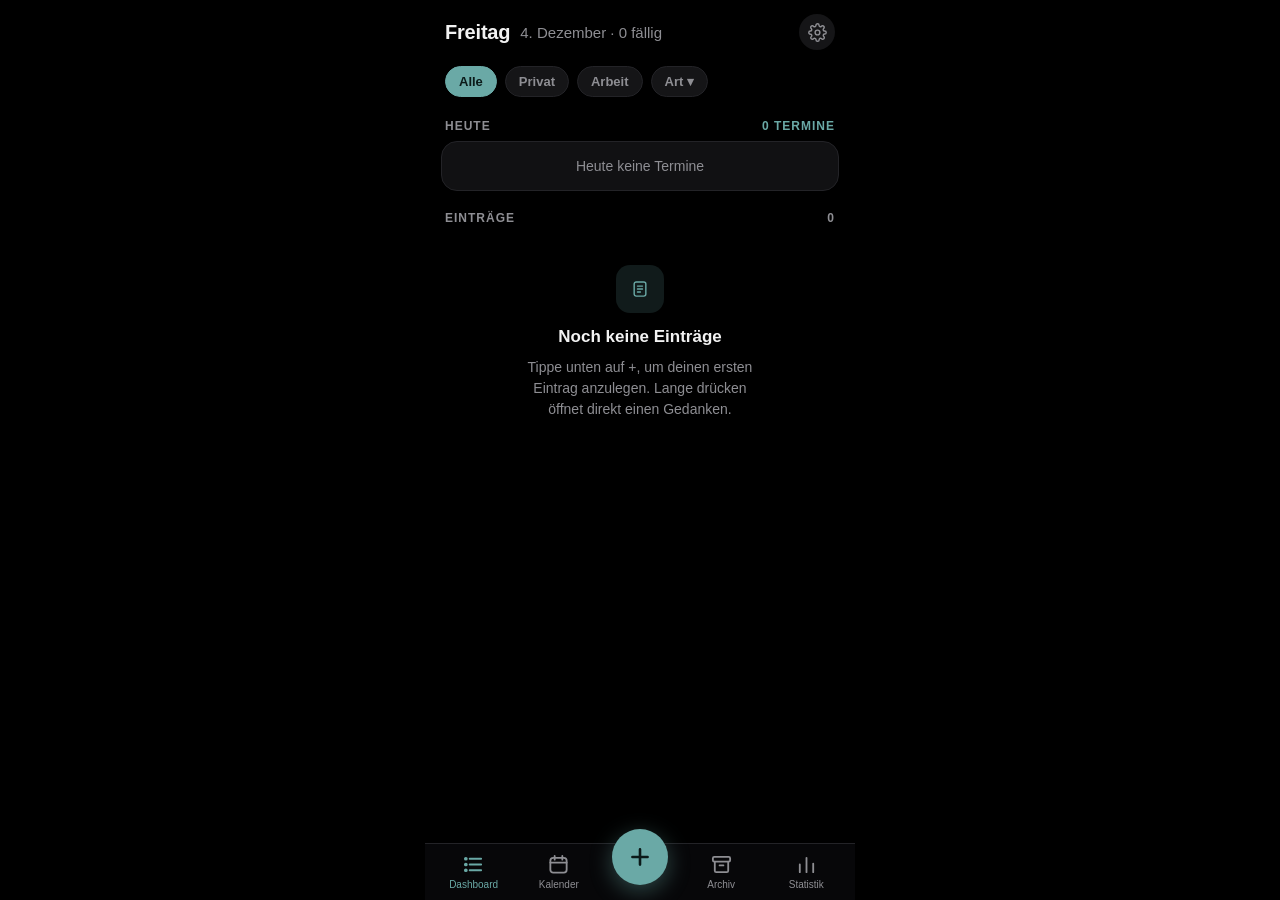
<file: index.html>
<!doctype html>
<html lang="de">
<head>
<meta charset="utf-8">
<meta name="viewport" content="width=device-width, initial-scale=1, viewport-fit=cover">
<meta name="theme-color" content="#000000">
<meta name="apple-mobile-web-app-capable" content="yes">
<meta name="mobile-web-app-capable" content="yes">
<meta name="apple-mobile-web-app-status-bar-style" content="black-translucent">
<meta name="apple-mobile-web-app-title" content="Anton">
<meta name="format-detection" content="telephone=no">
<title>Anton</title>
<link rel="manifest" href="manifest.webmanifest">
<link rel="apple-touch-icon" href="icons/apple-touch-icon.png">
<link rel="icon" type="image/png" href="icons/icon-192.png">
<link rel="stylesheet" href="css/app.css">
<script type="module" src="js/app.js"></script>
</head>
<body>
<div class="island" aria-hidden="true"></div>
<div class="app" id="app"></div>
<nav class="tabs" id="tabs" aria-label="Hauptmenü"></nav>
<div id="layer"></div>
<div class="toast" id="toast" role="status"><span id="toastMsg"></span><button id="toastBtn" type="button">Rückgängig</button></div>
</body>
</html>
</file>
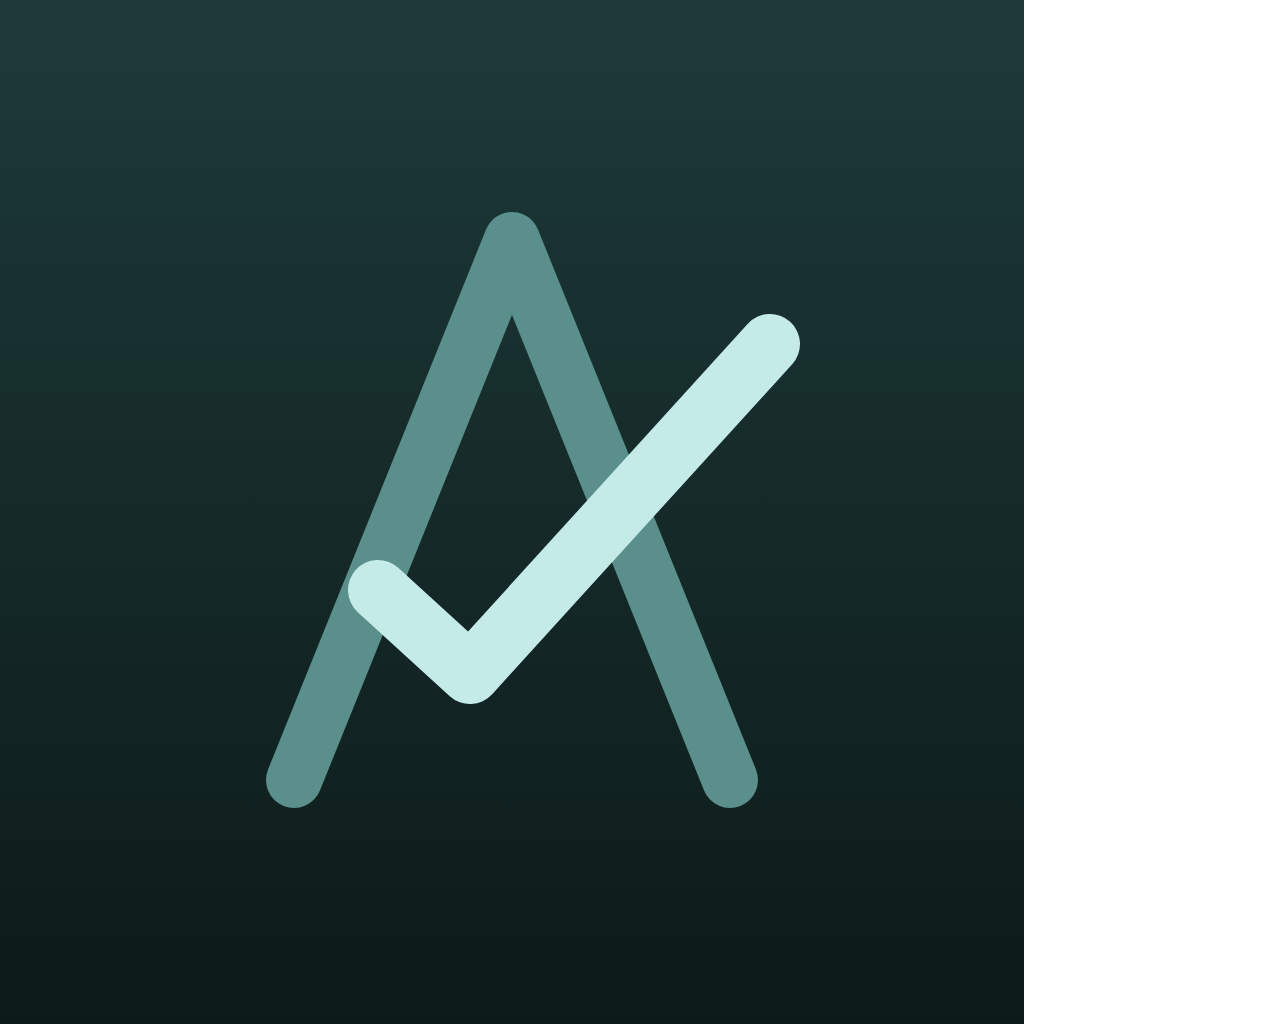
<file: icons/icon.html>
<!doctype html><html><head><meta charset="utf-8"><style>
html,body{margin:0;background:transparent}
.i{width:1024px;height:1024px;position:relative;overflow:hidden}
svg{position:absolute;inset:0}
</style></head><body><div class="i" id="i"><svg viewBox="0 0 1024 1024">
<!-- Anton-Icon: A mit Haken, zweifarbig, auf tiefem Petrol -->
<defs><linearGradient id="bg" x1="0" y1="0" x2="0" y2="1"><stop offset="0" stop-color="#1d3a39"/><stop offset="1" stop-color="#0c1a19"/></linearGradient></defs>
<rect width="1024" height="1024" fill="url(#bg)"/>
<g id="mark">
<path d="M512 240L730 780M512 240L294 780" fill="none" stroke="#5a8f8c" stroke-width="56" stroke-linecap="round" stroke-linejoin="round"/>
<path d="M378 590l92 84 300-330" fill="none" stroke="#c4ebe8" stroke-width="60" stroke-linecap="round" stroke-linejoin="round"/>
</g>
</svg></div></body></html>
</file>
<file: css/app.css>
/* Layout: eine iPhone-breite App-Spalte, Liste in der Mitte, Tab-Leiste unten, Seiten und Sheets als Overlays */
:root{
  --bg:#000;--surface:#151517;--card:#111113;--line:#232327;--raise:#1c1c1f;
  --fg:#f2f2f2;--muted:#8e8e93;--faint:#55555b;
  --accent:#6aa9a6;--on-accent:#0b1a19;--danger:#e5736b;--star:#c9b27a;
  --font:-apple-system,BlinkMacSystemFont,"SF Pro Text","Segoe UI",Roboto,"Helvetica Neue",Arial,sans-serif;
  --r:16px;--w:430px;
  color-scheme:dark;
}
*{box-sizing:border-box;-webkit-tap-highlight-color:transparent}
html,body{height:100%}
body{background:var(--bg);color:var(--fg);font-family:var(--font);font-size:15px;margin:0;-webkit-font-smoothing:antialiased;overscroll-behavior-y:none;touch-action:manipulation;-webkit-text-size-adjust:100%}
button{font:inherit;color:inherit;background:none;border:0;padding:0;cursor:pointer}
input,select,textarea{font:inherit;color:var(--fg)}
/* iOS zoomt bei Eingabefeldern unter 16 px automatisch hinein */
input,select,textarea{font-size:16px!important}
:focus-visible{outline:2px solid var(--accent);outline-offset:2px;border-radius:6px}
.island{position:fixed;top:0;left:0;right:0;height:env(safe-area-inset-top,0px);background:var(--bg);z-index:25;pointer-events:none}
.app{max-width:var(--w);margin:0 auto;min-height:100%;padding:env(safe-area-inset-top,0px) 0 calc(110px + env(safe-area-inset-bottom,0px))}
.muted{color:var(--muted)}
.sr{position:absolute;width:1px;height:1px;overflow:hidden;clip:rect(0 0 0 0)}

/* Kopf */
.head{display:flex;align-items:center;gap:10px;padding:14px 20px 6px}
.head h1{font-size:20px;font-weight:650;margin:0;letter-spacing:-.2px}
.head .date{color:var(--muted);font-size:15px}
.head .sp{flex:1}
.iconbtn{width:36px;height:36px;border-radius:18px;background:var(--surface);display:grid;place-items:center;color:var(--muted)}
.iconbtn svg{width:19px;height:19px}

/* Chips */
.chips{display:flex;gap:8px;padding:10px 20px;overflow-x:auto;scrollbar-width:none}
.chips::-webkit-scrollbar{display:none}
.chip{flex:none;padding:7px 13px;border-radius:18px;font-size:13px;font-weight:600;background:var(--surface);color:var(--muted);border:1px solid var(--line);white-space:nowrap}
.chip.on{background:var(--accent);color:var(--on-accent);border-color:var(--accent)}

/* Abschnitte */
.sec{display:flex;justify-content:space-between;align-items:baseline;padding:12px 20px 6px;font-size:12px;font-weight:700;letter-spacing:1px;text-transform:uppercase;color:var(--muted)}
.sec b{color:var(--accent);font-weight:700}
.sync{font-size:11px;color:var(--faint);padding:0 20px 2px;letter-spacing:0;text-transform:none}
.events{margin:2px 16px 8px;background:var(--card);border:1px solid var(--line);border-radius:var(--r);padding:2px 14px}
.ev{display:flex;gap:12px;align-items:center;padding:10px 0;border-bottom:1px solid var(--line);width:100%;text-align:left}
.ev:last-child{border-bottom:0}
.ev .t{color:var(--muted);font-size:13px;width:42px;font-variant-numeric:tabular-nums;flex:none}
.ev .bar{width:3px;height:24px;border-radius:2px;flex:none}
.ev .nm{flex:1;min-width:0;white-space:nowrap;overflow:hidden;text-overflow:ellipsis}
.ev .src{font-size:11px;color:var(--muted);flex:none}
.empty{color:var(--muted);font-size:14px;padding:14px 0;text-align:center}

/* Liste */
.list{padding:0 16px;display:flex;flex-direction:column;gap:9px}
.row{position:relative;border-radius:var(--r);touch-action:pan-y;user-select:none;-webkit-user-select:none}
.sw-bg{position:absolute;inset:0;border-radius:var(--r);display:flex;justify-content:space-between;align-items:center;padding:0 20px;font-size:14px;font-weight:650;opacity:0}
.row[data-dir="r"] .sw-bg{opacity:1;background:color-mix(in srgb,var(--accent) 22%,#000);color:var(--accent)}
.row[data-dir="l"] .sw-bg{opacity:1;background:color-mix(in srgb,var(--danger) 22%,#000);color:var(--danger)}
.row[data-dir="r"] .sw-bg .r,.row[data-dir="l"] .sw-bg .l{visibility:hidden}
.row.arm[data-dir="r"] .sw-bg{background:var(--accent);color:var(--on-accent)}
.row.arm[data-dir="l"] .sw-bg{background:var(--danger);color:#1a0b0a}
.item{position:relative;display:flex;gap:12px;align-items:center;padding:12px 10px 12px 14px;background:var(--card);border:1px solid var(--line);border-radius:var(--r);width:100%;text-align:left;transition:transform .18s ease}
.row.drag .item{transition:none}
.row.lift{z-index:5}
.row.lift .item{box-shadow:0 10px 30px rgba(0,0,0,.7);border-color:var(--accent);transition:none}
.ic{width:34px;height:34px;border-radius:11px;display:grid;place-items:center;font-size:16px;flex:none;font-weight:700}
.txt{flex:1;min-width:0}
.ttl{font-size:15px;font-weight:600;white-space:nowrap;overflow:hidden;text-overflow:ellipsis}
.meta{font-size:12px;color:var(--muted);margin-top:3px;display:flex;gap:8px;align-items:center;flex-wrap:wrap}
.tag{font-size:10px;font-weight:700;padding:2px 6px;border-radius:5px;background:var(--line);color:var(--muted);text-transform:uppercase;letter-spacing:.5px}
.over{color:var(--danger);font-weight:650}
.star{color:var(--star)}
.prog{height:4px;border-radius:2px;background:var(--line);margin-top:7px;overflow:hidden}
.prog i{display:block;height:100%;background:var(--accent);border-radius:2px}
.grip{flex:none;width:30px;height:40px;display:grid;place-items:center;color:var(--faint);touch-action:none;cursor:grab}
.grip svg{width:14px;height:14px}
.hint{text-align:center;color:var(--faint);font-size:12px;padding:14px 20px 0}

/* Tab-Leiste */
.tabs{position:fixed;bottom:0;left:50%;transform:translateX(-50%);width:min(100%,var(--w));z-index:20;background:rgba(8,8,10,.94);backdrop-filter:blur(18px);-webkit-backdrop-filter:blur(18px);border-top:1px solid var(--line);display:flex;justify-content:space-around;align-items:flex-start;padding:9px 6px max(10px,calc(env(safe-area-inset-bottom,0px) - 8px))}
.tab{display:flex;flex-direction:column;align-items:center;gap:3px;font-size:10px;color:var(--muted);width:64px}
.tab svg{width:23px;height:23px}
.tab.on{color:var(--accent)}
.plus{width:56px;height:56px;border-radius:28px;background:var(--accent);color:var(--on-accent);display:grid;place-items:center;margin-top:-24px;box-shadow:0 6px 22px color-mix(in srgb,var(--accent) 40%,transparent);touch-action:none;-webkit-touch-callout:none;user-select:none}
.plus svg{width:26px;height:26px}

/* Overlays */
.scrim{position:fixed;inset:0;background:rgba(0,0,0,.6);z-index:40;opacity:0;transition:opacity .2s}
.scrim.show{opacity:1}
.sheet{position:fixed;left:50%;bottom:0;width:min(100%,var(--w));transform:translate(-50%,100%);z-index:41;background:#161618;border-radius:24px 24px 0 0;border-top:1px solid var(--line);padding:10px 18px calc(24px + env(safe-area-inset-bottom,0px));max-height:88%;overflow-y:auto;transition:transform .25s cubic-bezier(.2,.8,.2,1)}
.sheet.show{transform:translate(-50%,0)}
.shx{position:absolute;top:12px;right:14px;width:30px;height:30px;border-radius:15px;background:var(--surface);color:var(--muted);font-size:13px}
.knob{width:38px;height:5px;border-radius:3px;background:#3a3a3e;margin:0 auto 14px}
.sheet h2{font-size:17px;font-weight:650;margin:0 0 4px;padding-right:40px}
.sheet .sub{font-size:13px;color:var(--muted);margin:0 0 16px}
.page{position:fixed;top:0;bottom:0;left:0;right:0;margin-inline:auto;width:min(100%,var(--w));transform:translateX(100vw);z-index:30;background:var(--bg);overflow-y:auto;padding:0 0 calc(40px + env(safe-area-inset-bottom,0px));transition:transform .25s cubic-bezier(.2,.8,.2,1)}
.page.show{transform:translateX(0)}
.page.top{z-index:35}
.nav{position:sticky;top:0;z-index:2;background:rgba(0,0,0,.92);backdrop-filter:blur(14px);-webkit-backdrop-filter:blur(14px);display:flex;justify-content:space-between;align-items:center;padding:calc(14px + env(safe-area-inset-top,0px)) 18px 12px;font-size:16px}
.nav .x{color:var(--muted)}
.nav .ok{color:var(--accent);font-weight:650}
.nav .mid{font-weight:650;display:flex;align-items:center;gap:8px}
.pad{padding:0 16px}

/* Typen-Raster */
.tgrid{display:grid;grid-template-columns:repeat(3,1fr);gap:10px}
.tcard{background:var(--card);border:1px solid var(--line);border-radius:16px;padding:16px 6px;display:flex;flex-direction:column;align-items:center;gap:8px;font-size:13px;font-weight:600}
.tcard .ic{width:42px;height:42px;font-size:20px;border-radius:12px}
.dashed{margin-top:14px;display:flex;align-items:center;gap:10px;padding:13px 14px;border-radius:14px;border:1px dashed #34343a;color:var(--muted);font-size:14px;width:100%;text-align:left}
.dashed svg{flex:none}
.dashed b{color:var(--accent);margin-left:auto;font-weight:600}

/* Formular */
.f-title{width:100%;background:none;border:0;font-size:22px;font-weight:650;padding:10px 4px 6px;outline:none}
.f-title::placeholder,.f-body::placeholder{color:var(--faint)}
.f-body{width:100%;background:none;border:0;border-bottom:1px solid var(--line);font-size:15px;color:var(--fg);padding:4px 4px 14px;margin-bottom:14px;resize:none;min-height:90px;overflow:hidden;outline:none;line-height:1.45}
.err{color:var(--danger);font-size:13px;padding:0 4px 8px}
.seg{display:flex;background:var(--surface);border-radius:10px;padding:3px;margin-bottom:14px}
.seg button{flex:1;text-align:center;padding:8px;font-size:14px;font-weight:600;color:var(--muted);border-radius:8px}
.seg button.on{background:#2a2a2e;color:var(--fg)}
.grp{background:var(--card);border:1px solid var(--line);border-radius:14px;margin-bottom:14px}
.grp>.r{display:flex;align-items:center;gap:12px;padding:12px 14px;border-bottom:1px solid var(--line);font-size:15px;width:100%;text-align:left;min-height:52px}
.grp>.r:last-child{border-bottom:0}
.r .ri{width:28px;height:28px;border-radius:8px;display:grid;place-items:center;font-size:14px;flex:none;background:color-mix(in srgb,var(--accent) 16%,#000);color:var(--accent)}
.r .ri svg{width:16px;height:16px}
.r .v{margin-left:auto;color:var(--muted);font-size:14px;text-align:right}
.r .v.a{color:var(--accent)}
.r input[type=datetime-local],.r input[type=date],.r input[type=time],.r select{margin-left:auto;background:var(--raise);border:0;border-radius:8px;padding:6px 8px;color:var(--accent);font-size:14px;max-width:62%}
.tog{margin-left:auto;width:48px;height:28px;border-radius:14px;background:#3a3a3e;position:relative;flex:none;transition:background .15s}
.tog::after{content:"";position:absolute;left:3px;top:3px;width:22px;height:22px;border-radius:11px;background:#fff;transition:left .15s}
.tog.on{background:var(--accent)}
.tog.on::after{left:23px}
.att{display:grid;grid-template-columns:repeat(3,1fr);gap:10px;margin-bottom:14px}
.att label,.att button{border:1px solid var(--line);background:var(--card);border-radius:14px;padding:12px 6px;text-align:center;font-size:12px;color:var(--muted);cursor:pointer;display:block}
.att span{display:flex;justify-content:center;margin-bottom:5px;color:var(--fg)}
.linkform{display:grid;gap:8px;margin-bottom:14px}
.inp{width:100%;background:var(--surface);border:1px solid var(--line);border-radius:12px;padding:11px 12px;font-size:15px;outline:none}
.inp:focus{border-color:var(--accent)}
.btn{display:block;width:100%;text-align:center;background:var(--accent);color:var(--on-accent);font-weight:650;border-radius:14px;padding:13px;font-size:15px}
.btn.ghost{background:var(--surface);color:var(--fg)}
.btn.red{background:color-mix(in srgb,var(--danger) 18%,#000);color:var(--danger)}
.btnrow{display:grid;grid-template-columns:1fr 1fr;gap:10px;margin-bottom:10px}
.photos{display:grid;grid-template-columns:repeat(3,1fr);gap:8px;margin-bottom:14px}
.photos img{width:100%;aspect-ratio:1;object-fit:cover;border-radius:12px;display:block;max-width:100%}
.ci{display:flex;align-items:center;gap:12px;padding:11px 14px;border-bottom:1px solid var(--line);width:100%;text-align:left}
.ci:last-child{border-bottom:0}
.box{width:22px;height:22px;border-radius:7px;border:2px solid #48484e;flex:none;display:grid;place-items:center;font-size:13px;color:var(--on-accent)}
.ci.done .box{background:var(--accent);border-color:var(--accent)}
.ci.done .cn{color:var(--muted);text-decoration:line-through}
.ci .q{margin-left:auto;font-size:13px;color:var(--muted);font-variant-numeric:tabular-nums}
.addline{display:flex;gap:8px;margin-bottom:14px}
.addline .inp{flex:1;min-width:0}
.addline .q{flex:0 0 92px}
.addline button{flex:none;width:46px;border-radius:12px;background:var(--surface);color:var(--accent);font-size:22px}
.foot{text-align:center;color:var(--muted);font-size:14px;padding:6px;width:100%}

/* Detail */
.d-title{font-size:22px;font-weight:650;margin:6px 4px 6px;text-wrap:balance}
.d-body{color:#c9c9cd;line-height:1.5;margin:0 4px 14px;white-space:pre-wrap}
.d-meta{display:flex;gap:8px;flex-wrap:wrap;margin:0 4px 16px}
.pill{font-size:12px;font-weight:650;padding:4px 9px;border-radius:8px;background:var(--surface);color:var(--muted)}
.pill.a{background:color-mix(in srgb,var(--accent) 18%,#000);color:var(--accent)}
.pill.d{background:color-mix(in srgb,var(--danger) 18%,#000);color:var(--danger)}
.chal{background:var(--card);border:1px solid var(--line);border-radius:16px;padding:16px;margin-bottom:14px}
.chal .big{font-size:26px;font-weight:700;letter-spacing:-.3px}
.daygrid{display:grid;grid-template-columns:repeat(7,1fr);gap:6px;margin-top:14px}
.dg{aspect-ratio:1;border-radius:9px;background:var(--surface);font-size:11px;display:grid;place-items:center;color:var(--muted);font-variant-numeric:tabular-nums}
.dg.ok{background:var(--accent);color:var(--on-accent);font-weight:700}
.dg.fut{opacity:.35;pointer-events:none}
.dg.today{outline:2px solid var(--accent);outline-offset:1px}
.linkrow{display:flex;gap:12px;align-items:center;padding:12px 14px;border-bottom:1px solid var(--line);color:var(--fg);text-decoration:none}
.linkrow:last-child{border-bottom:0}
.linkrow .u{margin-left:auto;color:var(--muted);font-size:13px;max-width:50%;overflow:hidden;text-overflow:ellipsis;white-space:nowrap}

/* Kalender */
.calhead{display:flex;justify-content:space-between;align-items:center;padding:14px 18px 10px}
.mon{display:flex;gap:10px;align-items:center;font-size:16px;font-weight:600}
.mon button{color:var(--accent);font-size:22px;width:28px;height:28px;display:grid;place-items:center}
.minis{display:flex;background:var(--surface);border-radius:9px;padding:3px;gap:2px}
.minis button{padding:5px 12px;font-size:13px;font-weight:600;color:var(--muted);border-radius:7px}
.minis button.on{background:#2a2a2e;color:var(--fg)}
.wd,.days{display:grid;grid-template-columns:repeat(7,1fr);padding:0 12px;text-align:center}
.wd span{font-size:11px;color:var(--muted);font-weight:600;padding-bottom:6px}
.day{height:48px;display:flex;flex-direction:column;align-items:center;justify-content:center;font-size:15px;gap:4px;border-radius:12px;font-variant-numeric:tabular-nums}
.day.o{color:#3c3c40}
.day.today{color:var(--accent);font-weight:700}
.day.sel{background:var(--accent);color:var(--on-accent);font-weight:700}
.dots{display:flex;gap:3px;height:5px}
.dots i{width:5px;height:5px;border-radius:3px;display:block}
.day.sel .dots i{outline:1px solid var(--on-accent)}
.daylist{margin:14px 16px 0;border-top:1px solid var(--line);padding-top:4px}
.dayhd{font-size:12px;font-weight:700;letter-spacing:1px;text-transform:uppercase;color:var(--muted);margin:14px 4px 7px;display:flex;justify-content:space-between}
.dayhd.t{color:var(--accent)}
.li{display:flex;gap:12px;align-items:center;padding:11px 14px;margin-bottom:8px;background:var(--card);border:1px solid var(--line);border-radius:14px;width:100%;text-align:left}
.li .t{color:var(--muted);font-size:13px;width:42px;flex:none;font-variant-numeric:tabular-nums}
.li .bar{width:3px;height:24px;border-radius:2px;flex:none}
.li .nm{flex:1;min-width:0;overflow:hidden;text-overflow:ellipsis;white-space:nowrap}
.li .s{font-size:11px;color:var(--muted);flex:none}

/* Statistik */
.kpis{display:grid;grid-template-columns:1fr 1fr;gap:10px;padding:0 16px}
.k{background:var(--card);border:1px solid var(--line);border-radius:16px;padding:14px;text-align:left}
.k .n{font-size:30px;font-weight:700;letter-spacing:-.5px;font-variant-numeric:tabular-nums}
.k .l{font-size:12px;color:var(--muted);margin-top:2px}
.card{margin:10px 16px 0;background:var(--card);border:1px solid var(--line);border-radius:16px;padding:14px}
.card .cap{font-size:12px;font-weight:700;letter-spacing:1px;text-transform:uppercase;color:var(--muted);margin-bottom:10px}
.bar2{display:flex;align-items:center;gap:10px;font-size:13px;width:100%;padding:5px 0}
.bar2 .nm{width:86px;color:var(--muted);text-align:left}
.bar2 .tr{flex:1;height:8px;border-radius:4px;background:#1c1c20;overflow:hidden}
.bar2 .tr i{display:block;height:100%;border-radius:4px;background:var(--accent)}
.bar2 .v{width:34px;text-align:right;font-variant-numeric:tabular-nums}
.bar2 .ch{color:var(--faint)}
.wk{font-size:14px;line-height:1.5;margin:0}
.wk b{color:var(--accent)}
.stchip{font-size:11px;font-weight:700;padding:3px 7px;border-radius:6px;flex:none}
.st-ok{background:color-mix(in srgb,var(--accent) 18%,#000);color:var(--accent)}
.st-del{background:color-mix(in srgb,var(--danger) 18%,#000);color:var(--danger)}
.st-open{background:var(--surface);color:var(--muted)}

/* Archiv */
.search{margin:4px 16px 2px;background:var(--surface);border-radius:12px;display:flex;align-items:center;gap:8px;padding:0 12px;color:var(--muted)}
.search input{flex:1;background:none;border:0;padding:11px 0;outline:none;min-width:0}
.ar.done .ttl{text-decoration:line-through;text-decoration-color:#5a5a60}
.sel-box{width:22px;height:22px;border-radius:11px;border:2px solid #48484e;flex:none;display:grid;place-items:center;font-size:12px;color:var(--on-accent)}
.sel-box.on{background:var(--accent);border-color:var(--accent)}
.selbar{position:fixed;left:50%;transform:translateX(-50%);bottom:calc(92px + env(safe-area-inset-bottom,0px));width:min(calc(100% - 32px),calc(var(--w) - 32px));z-index:21;display:grid;grid-template-columns:1fr 1fr;gap:10px}

/* Einstellungen */
.cap2{font-size:12px;font-weight:700;letter-spacing:1px;text-transform:uppercase;color:var(--muted);margin:16px 4px 7px}
.swatches{display:grid;grid-template-columns:repeat(5,1fr);gap:12px;padding:14px}
.swatch{display:flex;flex-direction:column;align-items:center;gap:6px;font-size:11px;color:var(--muted)}
.swatch i{width:34px;height:34px;border-radius:17px;display:block}
.swatch.on i{outline:2px solid var(--fg);outline-offset:3px}
.swatch.on{color:var(--fg)}
.note{font-size:13px;color:var(--muted);line-height:1.5;margin:4px 4px 14px}
ol.steps{margin:0 0 16px;padding-left:20px;color:#c9c9cd;line-height:1.6;font-size:14px}

/* Abend und Morgen */
.gn-head{display:flex;align-items:center;gap:10px;padding:18px 20px 0;font-size:13px;color:var(--muted);font-weight:700;letter-spacing:1px;text-transform:uppercase}
.mi{width:36px;height:36px;border-radius:11px;display:grid;place-items:center;flex:none}
.mi svg{width:22px;height:22px}
.gn-big{font-size:20px;font-weight:650;margin:10px 20px 16px}
.hello{margin:12px 16px 0;background:linear-gradient(135deg,color-mix(in srgb,var(--accent) 22%,#000),color-mix(in srgb,var(--accent) 6%,#000));border:1px solid color-mix(in srgb,var(--accent) 30%,transparent);border-radius:20px;padding:18px}
.hello .g{font-size:20px;font-weight:650}
.hello .s{color:var(--muted);font-size:14px;margin-top:2px}
.pills{display:grid;grid-template-columns:repeat(3,1fr);gap:8px;margin-top:14px}
.pl{background:rgba(0,0,0,.55);border-radius:12px;padding:10px;text-align:center}
.pl b{display:block;font-size:22px;font-weight:700;font-variant-numeric:tabular-nums}
.pl span{font-size:11px;color:var(--muted)}
.pl.r b{color:var(--danger)}
.mini-ok{margin-left:auto;font-size:12px;font-weight:650;padding:6px 10px;border-radius:9px;background:var(--surface);color:var(--accent);flex:none}
.mini-ok.on{background:var(--accent);color:var(--on-accent)}

/* Toast */
.toast{position:fixed;left:50%;bottom:calc(100px + env(safe-area-inset-bottom,0px));transform:translate(-50%,20px);width:min(calc(100% - 32px),398px);z-index:60;background:#2a2a2e;border-radius:14px;padding:12px 14px;display:flex;align-items:center;gap:12px;font-size:14px;opacity:0;pointer-events:none;transition:all .2s;box-shadow:0 10px 30px rgba(0,0,0,.6)}
.toast.show{opacity:1;transform:translate(-50%,0);pointer-events:auto}
.toast button{margin-left:auto;color:var(--accent);font-weight:650;flex:none}
@media (prefers-reduced-motion:reduce){*{transition:none!important}}

/* Leerer Zustand */
.welcome{text-align:center;padding:34px 24px 10px;display:flex;flex-direction:column;align-items:center;gap:10px}
.welcome .ic{width:48px;height:48px;border-radius:14px}
.welcome h2{font-size:17px;font-weight:650;margin:4px 0 0}
.welcome p{color:var(--muted);font-size:14px;line-height:1.5;margin:0;max-width:30ch}
/* Fotos */
.ph{position:relative;display:block;padding:0;border-radius:12px;overflow:hidden;background:var(--surface)}
.ph img{width:100%;aspect-ratio:1;object-fit:cover;display:block}
.phx{position:absolute;top:6px;right:6px;width:26px;height:26px;border-radius:13px;background:rgba(0,0,0,.65);color:#fff;font-size:12px}

.lnk{color:var(--accent);font-size:inherit;text-decoration:underline;text-underline-offset:2px}
a.btn{text-decoration:none}
ol.steps b{color:var(--fg);font-weight:600}

/* Sicherungs-Hinweis */
.bk{display:flex;align-items:center;gap:12px;margin:6px 16px 4px;padding:12px 12px 12px 14px;border-radius:14px;background:color-mix(in srgb,var(--accent) 10%,#000);border:1px solid color-mix(in srgb,var(--accent) 28%,transparent)}
.bk .ri{width:30px;height:30px;border-radius:9px;display:grid;place-items:center;flex:none;background:color-mix(in srgb,var(--accent) 18%,#000);color:var(--accent)}
.bkt{flex:1;min-width:0;display:flex;flex-direction:column;gap:2px}
.bkt b{font-size:14px;font-weight:650}
.bkt span{font-size:12px;color:var(--muted)}
.bkb{flex:none;background:var(--accent);color:var(--on-accent);font-weight:650;font-size:13px;padding:7px 12px;border-radius:10px}
.bkx{flex:none;color:var(--muted);width:26px;height:26px;font-size:12px}
.note b{color:var(--fg);font-weight:600}

.typebtn{color:var(--fg);font-size:16px}
.typebtn .caret{color:var(--muted);font-size:11px;margin-left:-2px}
</file>
